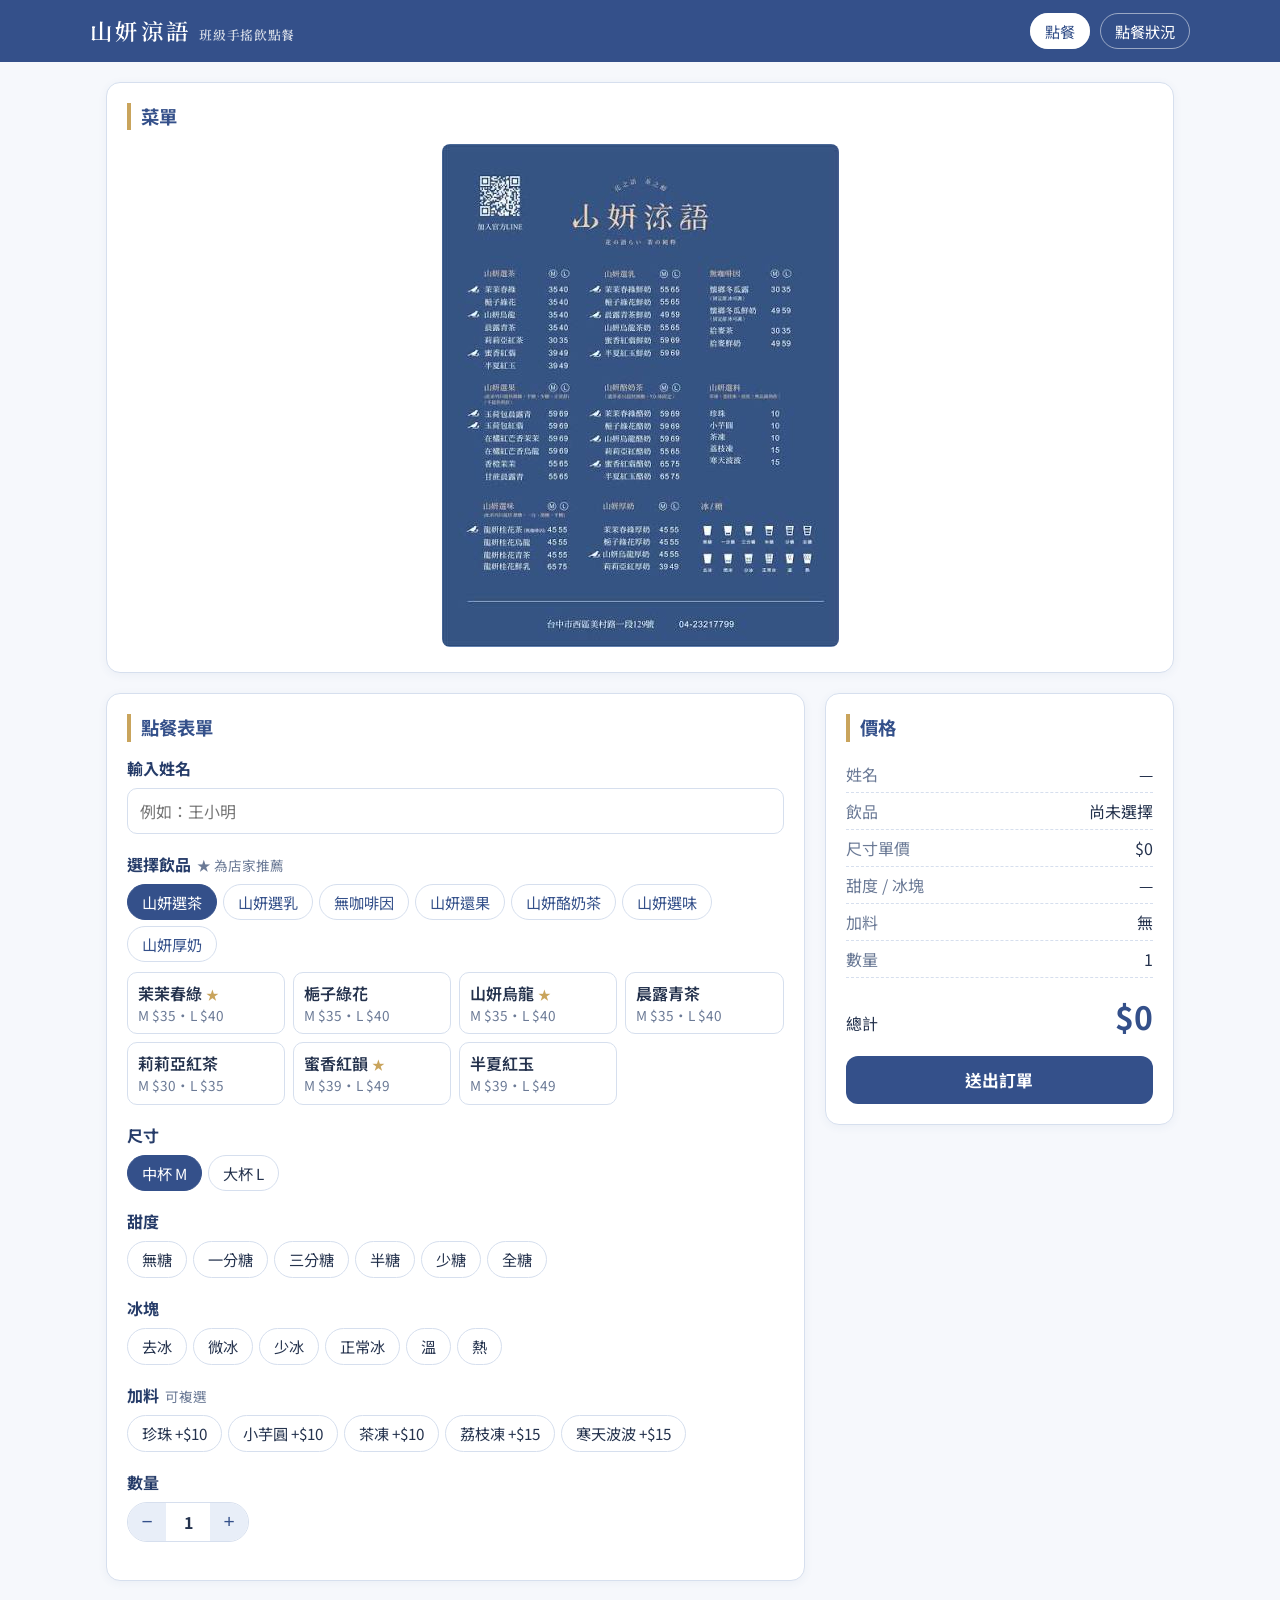
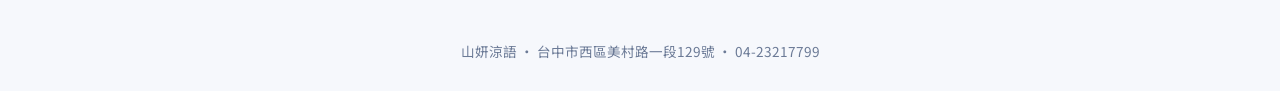
<file: index.html>
<!DOCTYPE html>
<html lang="zh-Hant">
<head>
  <meta charset="UTF-8">
  <meta name="viewport" content="width=device-width, initial-scale=1">
  <title>山妍涼語 班級點餐</title>
  <link rel="preconnect" href="https://fonts.googleapis.com">
  <link href="https://fonts.googleapis.com/css2?family=Noto+Sans+TC:wght@400;600;700&family=Noto+Serif+TC:wght@600&display=swap" rel="stylesheet">
  <link rel="stylesheet" href="css/style.css">
</head>
<body>
  <header>
    <div class="wrap">
      <h1>山妍涼語<small>班級手搖飲點餐</small></h1>
      <nav>
        <a href="index.html" class="active">點餐</a>
        <a href="status.html">點餐狀況</a>
      </nav>
    </div>
  </header>

  <main class="wrap">
    <!-- 第 1 列：菜單 -->
    <section class="row">
      <div class="block menu-block">
        <h2>菜單</h2>
        <img src="menu.jpg" alt="山妍涼語菜單">
      </div>
    </section>

    <!-- 第 2 列：表單 | 價格 -->
    <section class="row row-2">
      <div class="block form-block">
        <h2>點餐表單</h2>
        <form id="orderForm" novalidate>
          <fieldset>
            <legend><label for="name">輸入姓名</label></legend>
            <input type="text" id="name" name="name" placeholder="例如：王小明" maxlength="20" required autocomplete="off">
          </fieldset>

          <fieldset>
            <legend>選擇飲品<span class="hint">★ 為店家推薦</span></legend>
            <div class="tabs" id="tabs" role="tablist"></div>
            <div class="drinks" id="drinks"></div>
          </fieldset>

          <fieldset>
            <legend>尺寸</legend>
            <div class="chips" id="sizes"></div>
          </fieldset>

          <fieldset>
            <legend>甜度<span class="hint" id="sugarHint"></span></legend>
            <div class="chips" id="sugars"></div>
          </fieldset>

          <fieldset>
            <legend>冰塊</legend>
            <div class="chips" id="ices"></div>
          </fieldset>

          <fieldset>
            <legend>加料<span class="hint">可複選</span></legend>
            <div class="chips" id="toppings"></div>
          </fieldset>

          <fieldset>
            <legend>數量</legend>
            <div class="qty">
              <button type="button" id="minus" aria-label="減少">−</button>
              <output id="qty">1</output>
              <button type="button" id="plus" aria-label="增加">+</button>
            </div>
          </fieldset>
        </form>
      </div>

      <aside class="block price-block">
        <h2>價格</h2>
        <ul class="price-list">
          <li><span>姓名</span><span id="pName">—</span></li>
          <li><span>飲品</span><span id="pItem">尚未選擇</span></li>
          <li><span>尺寸單價</span><span id="pUnit">$0</span></li>
          <li><span>甜度 / 冰塊</span><span id="pSugarIce">—</span></li>
          <li><span>加料</span><span id="pTop">無</span></li>
          <li><span>數量</span><span id="pQty">1</span></li>
        </ul>
        <div class="total"><span>總計</span><strong id="pTotal">$0</strong></div>
        <button type="submit" form="orderForm" class="btn" id="submitBtn">送出訂單</button>
        <div class="msg" id="msg" role="status"></div>
      </aside>
    </section>
  </main>

  <footer>山妍涼語 · 台中市西區美村路一段129號 · 04-23217799</footer>

  <script src="js/menu.js"></script>
  <script src="js/order.js"></script>
</body>
</html>
</file>
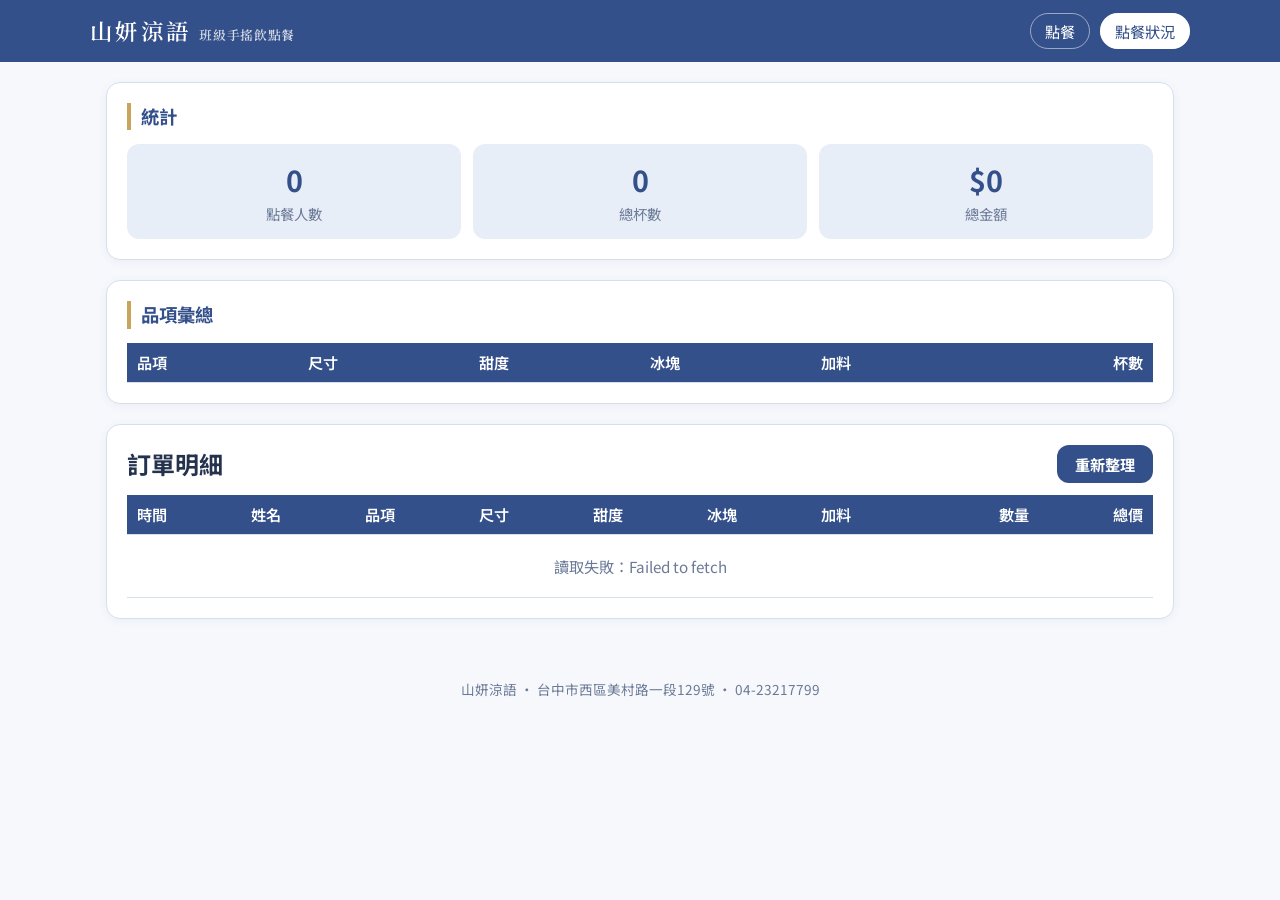
<file: status.html>
<!DOCTYPE html>
<html lang="zh-Hant">
<head>
  <meta charset="UTF-8">
  <meta name="viewport" content="width=device-width, initial-scale=1">
  <title>山妍涼語 點餐狀況</title>
  <link rel="preconnect" href="https://fonts.googleapis.com">
  <link href="https://fonts.googleapis.com/css2?family=Noto+Sans+TC:wght@400;600;700&family=Noto+Serif+TC:wght@600&display=swap" rel="stylesheet">
  <link rel="stylesheet" href="css/style.css">
</head>
<body>
  <header>
    <div class="wrap">
      <h1>山妍涼語<small>班級手搖飲點餐</small></h1>
      <nav>
        <a href="index.html">點餐</a>
        <a href="status.html" class="active">點餐狀況</a>
      </nav>
    </div>
  </header>

  <main class="wrap">
    <section class="row">
      <div class="block">
        <h2>統計</h2>
        <div class="stats">
          <div class="stat"><b id="sPeople">0</b><span>點餐人數</span></div>
          <div class="stat"><b id="sCups">0</b><span>總杯數</span></div>
          <div class="stat"><b id="sTotal">$0</b><span>總金額</span></div>
        </div>
      </div>
    </section>

    <section class="row">
      <div class="block">
        <h2>品項彙總</h2>
        <div class="table-wrap">
          <table>
            <thead><tr><th>品項</th><th>尺寸</th><th>甜度</th><th>冰塊</th><th>加料</th><th class="num">杯數</th></tr></thead>
            <tbody id="summary"></tbody>
          </table>
        </div>
      </div>
    </section>

    <section class="row">
      <div class="block">
        <div class="toolbar">
          <h2 style="margin:0">訂單明細</h2>
          <button class="btn" id="refresh" type="button">重新整理</button>
        </div>
        <div class="table-wrap">
          <table>
            <thead><tr><th>時間</th><th>姓名</th><th>品項</th><th>尺寸</th><th>甜度</th><th>冰塊</th><th>加料</th><th class="num">數量</th><th class="num">總價</th></tr></thead>
            <tbody id="orders"><tr><td colspan="9" class="empty">載入中…</td></tr></tbody>
          </table>
        </div>
      </div>
    </section>
  </main>

  <footer>山妍涼語 · 台中市西區美村路一段129號 · 04-23217799</footer>

  <script src="js/menu.js"></script>
  <script src="js/status.js"></script>
</body>
</html>
</file>
<file: css/style.css>
:root {
  --navy: #34508a;
  --navy-dark: #263c69;
  --navy-soft: #e8eef8;
  --bg: #f6f8fc;
  --card: #ffffff;
  --line: #d6dfee;
  --text: #24324d;
  --muted: #6b7a96;
  --gold: #c9a45c;
  --radius: 14px;
}
* { box-sizing: border-box; }
body {
  margin: 0;
  font-family: "Noto Sans TC", "Microsoft JhengHei", system-ui, sans-serif;
  background: var(--bg);
  color: var(--text);
  line-height: 1.5;
}
header { background: var(--navy); color: #fff; padding: 14px 16px; }
header .wrap { display: flex; align-items: center; justify-content: space-between; gap: 12px; flex-wrap: wrap; }
header h1 { margin: 0; font-family: "Noto Serif TC", serif; font-weight: 600; font-size: 1.4rem; letter-spacing: .15em; }
header h1 small { font-size: .8rem; letter-spacing: .05em; opacity: .8; margin-left: 8px; }
nav a {
  color: #fff; text-decoration: none; padding: 6px 14px; border-radius: 999px;
  border: 1px solid rgba(255,255,255,.5); font-size: .95rem; margin-left: 6px;
}
nav a.active, nav a:hover { background: #fff; color: var(--navy); }
.wrap { max-width: 1100px; margin: 0 auto; }
main { padding: 20px 16px 40px; }
.row { display: grid; gap: 20px; margin-bottom: 20px; }
.row-2 { grid-template-columns: minmax(0, 2fr) minmax(0, 1fr); align-items: start; }
.block {
  background: var(--card); border: 1px solid var(--line); border-radius: var(--radius);
  padding: 20px; box-shadow: 0 2px 10px rgba(52, 80, 138, .06);
}
.block > h2 {
  margin: 0 0 14px; font-size: 1.15rem; color: var(--navy);
  border-left: 4px solid var(--gold); padding-left: 10px;
}

/* 菜單：等比例縮放、不裁切 */
.menu-block { text-align: center; }
.menu-block > h2 { text-align: left; }
.menu-block img { max-width: 100%; height: auto; max-height: 90vh; object-fit: contain; border-radius: 8px; }

/* 表單 */
fieldset { border: 0; padding: 0; margin: 0 0 18px; min-width: 0; }
legend { font-weight: 700; margin-bottom: 8px; color: var(--navy-dark); padding: 0; }
legend .hint { font-weight: 400; color: var(--muted); font-size: .85rem; margin-left: 6px; }
input[type=text] {
  width: 100%; padding: 10px 12px; font-size: 1rem; border: 1px solid var(--line);
  border-radius: 10px; background: #fff; color: var(--text); font-family: inherit;
}
input[type=text]:focus { outline: 2px solid var(--navy); border-color: transparent; }
.tabs { display: flex; flex-wrap: wrap; gap: 6px; margin-bottom: 10px; }
.tab {
  border: 1px solid var(--line); background: #fff; color: var(--navy); padding: 6px 14px;
  border-radius: 999px; cursor: pointer; font-size: .95rem; font-family: inherit;
}
.tab.active { background: var(--navy); color: #fff; border-color: var(--navy); }
.drinks { display: grid; grid-template-columns: repeat(auto-fill, minmax(150px, 1fr)); gap: 8px; }
.drinks label, .chips label { position: relative; }
.chip-input { position: absolute; opacity: 0; pointer-events: none; }
.drink, .chip {
  display: block; border: 1px solid var(--line); border-radius: 10px; padding: 8px 10px;
  cursor: pointer; background: #fff; transition: all .15s; user-select: none; height: 100%;
}
.drink:hover, .chip:hover { border-color: var(--navy); }
.drink .dname { font-weight: 600; }
.drink .dprice { display: block; color: var(--muted); font-size: .85rem; }
.drink .star { color: var(--gold); font-size: .8rem; margin-left: 4px; }
.drink .note { display: inline-block; font-size: .72rem; color: var(--navy); background: var(--navy-soft); border-radius: 6px; padding: 0 6px; margin-left: 4px; }
.chip-input:checked + .drink, .chip-input:checked + .chip { background: var(--navy); color: #fff; border-color: var(--navy); }
.chip-input:checked + .drink .dprice, .chip-input:checked + .drink .star { color: #e7d6ae; }
.chip-input:checked + .drink .note { background: rgba(255,255,255,.2); color: #fff; }
.chip-input:focus-visible + .drink, .chip-input:focus-visible + .chip { outline: 2px solid var(--gold); outline-offset: 2px; }
.chip-input:disabled + .chip { opacity: .4; cursor: not-allowed; }
.chips { display: flex; flex-wrap: wrap; gap: 6px; }
.chip { padding: 6px 14px; border-radius: 999px; font-size: .95rem; }
.qty { display: inline-flex; align-items: center; border: 1px solid var(--line); border-radius: 999px; overflow: hidden; }
.qty button { border: 0; background: var(--navy-soft); color: var(--navy); width: 38px; height: 38px; font-size: 1.2rem; cursor: pointer; }
.qty output { min-width: 44px; text-align: center; font-weight: 700; }

/* 價格 */
.price-block { position: sticky; top: 16px; }
.price-list { list-style: none; padding: 0; margin: 0 0 14px; }
.price-list li { display: flex; justify-content: space-between; gap: 8px; padding: 6px 0; border-bottom: 1px dashed var(--line); }
.price-list li span:first-child { color: var(--muted); white-space: nowrap; }
.price-list li span:last-child { text-align: right; }
.total { display: flex; justify-content: space-between; align-items: baseline; margin: 10px 0 16px; }
.total strong { font-size: 2rem; color: var(--navy); }
.btn {
  width: 100%; border: 0; border-radius: 12px; padding: 12px; font-size: 1.05rem; font-family: inherit;
  background: var(--navy); color: #fff; cursor: pointer; font-weight: 700;
}
.btn:hover { background: var(--navy-dark); }
.btn:disabled { background: #9aa8c4; cursor: not-allowed; }
.msg { margin-top: 12px; padding: 10px; border-radius: 10px; font-size: .95rem; display: none; }
.msg.ok { display: block; background: #e6f4ea; color: #1e6b34; }
.msg.err { display: block; background: #fdecea; color: #a1261b; }

/* 點餐狀況 */
.stats { display: grid; grid-template-columns: repeat(3, minmax(0, 1fr)); gap: 12px; }
.stat { background: var(--navy-soft); border-radius: 12px; padding: 14px; text-align: center; }
.stat b { display: block; font-size: 1.8rem; color: var(--navy); }
.stat span { color: var(--muted); font-size: .9rem; }
.table-wrap { overflow-x: auto; }
table { width: 100%; border-collapse: collapse; font-size: .95rem; }
th, td { padding: 8px 10px; border-bottom: 1px solid var(--line); text-align: left; white-space: nowrap; }
th { background: var(--navy); color: #fff; font-weight: 600; }
tbody tr:nth-child(even) { background: #f9fbfe; }
td.num, th.num { text-align: right; }
.toolbar { display: flex; justify-content: space-between; align-items: center; gap: 10px; margin-bottom: 12px; flex-wrap: wrap; }
.toolbar .btn { width: auto; padding: 8px 18px; font-size: .95rem; }
.empty { color: var(--muted); text-align: center; padding: 20px; }

footer { text-align: center; color: var(--muted); font-size: .85rem; padding: 0 16px 30px; }

@media (max-width: 720px) {
  .row-2 { grid-template-columns: minmax(0, 1fr); }
  .price-block { position: static; }
  .stats { grid-template-columns: minmax(0, 1fr); }
  header h1 small { display: none; }
}
</file>
